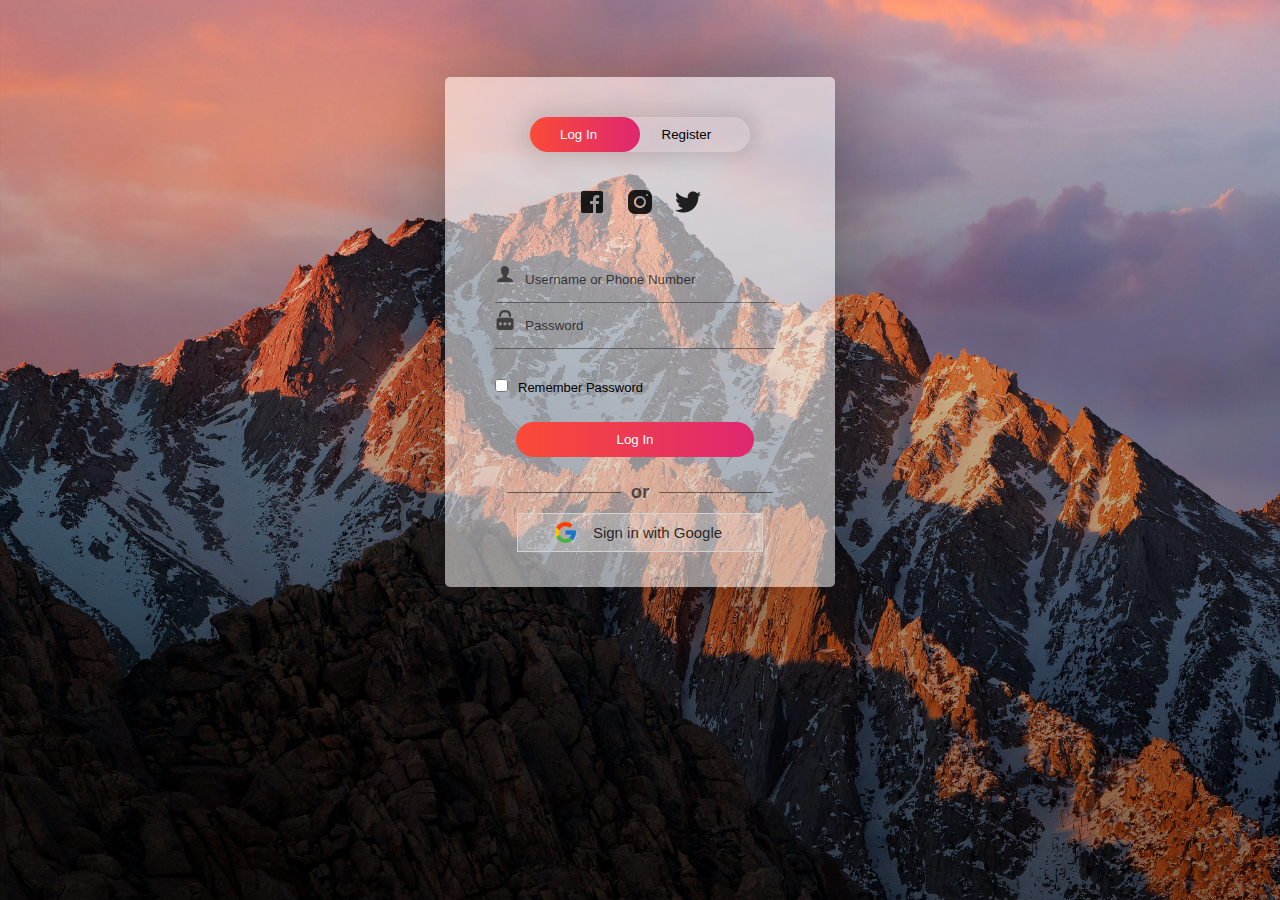
<file: login.html>
<!DOCTYPE html>
<html>
<head>
	<title>Login SignUp</title>
	<link rel="stylesheet" type="text/css" href="loginStyle.css">
	<script src="https://ajax.googleapis.com/ajax/libs/jquery/3.4.1/jquery.min.js"></script>

  <!-- It will redirect to the Home Page after submitting the form -->
  <script>
  $(document).ready(function(){
    $("form").submit(function(){
      alert("Great Job !");
    });
  });
  </script>
</head>
<body>
		<div class="form-box">
			<div class="button-box">
				<div id="btn"></div>
				<button type="button" class="toggle-btn" id="log" onclick="login()" style="color: #fff;">Log In</button>
				<button type="button" class="toggle-btn" id="reg" onclick="register()">Register</button>
			</div>
			<div class="social-icons">
				<img src="images/icon/fb2.png">
				<img src="images/icon/insta2.png">
				<img src="images/icon/tt2.png">
			</div>
			
			<!-- Login Form -->
			<form id="login" class="input-group" action="index.html">
				<div class="inp">
					<img src="images/icon/user.png"><input type="text" id="email" class="input-field" placeholder="Username or Phone Number" style="width: 88%; border:none;" required="required">
				</div>
				<div class="inp">
					<img src="images/icon/password.png"><input type="password" id="password" class="input-field" placeholder="Password" style="width: 88%; border: none;" required="required">
				</div>
				<input type="checkbox" class="check-box">Remember Password
				<button type="submit" class="submit-btn">Log In</button>
			</form>


			<div class="other" id="other">
				<div class="instead">
					<h3>or</h3>
				</div>
				<button class="connect" onclick="google()">
					<img src="images/icon/google.png"><span>Sign in with Google</span>
				</button>
			</div>
			
			<!-- Registration Form -->
			<form id="register" class="input-group">
				<input type="text" class="input-field" placeholder="Full Name" required="required">
				<input type="email" class="input-field" placeholder="Email Address" required="required">
				<input type="password" class="input-field" placeholder="Create Password" name="psame" required="required">
				<input type="password" class="input-field" placeholder="Confirm Password" name="psame" required="required">
				<input type="checkbox" class="check-box" id="chkAgree" onclick="goFurther()">I agree to the Terms & Conditions
				<button type="submit" id="btnSubmit" class="submit-btn reg-btn">Register</button>
			</form>
		</div>
		<script type="text/javascript" src="script.js"></script>
</body>
</html>
</file>
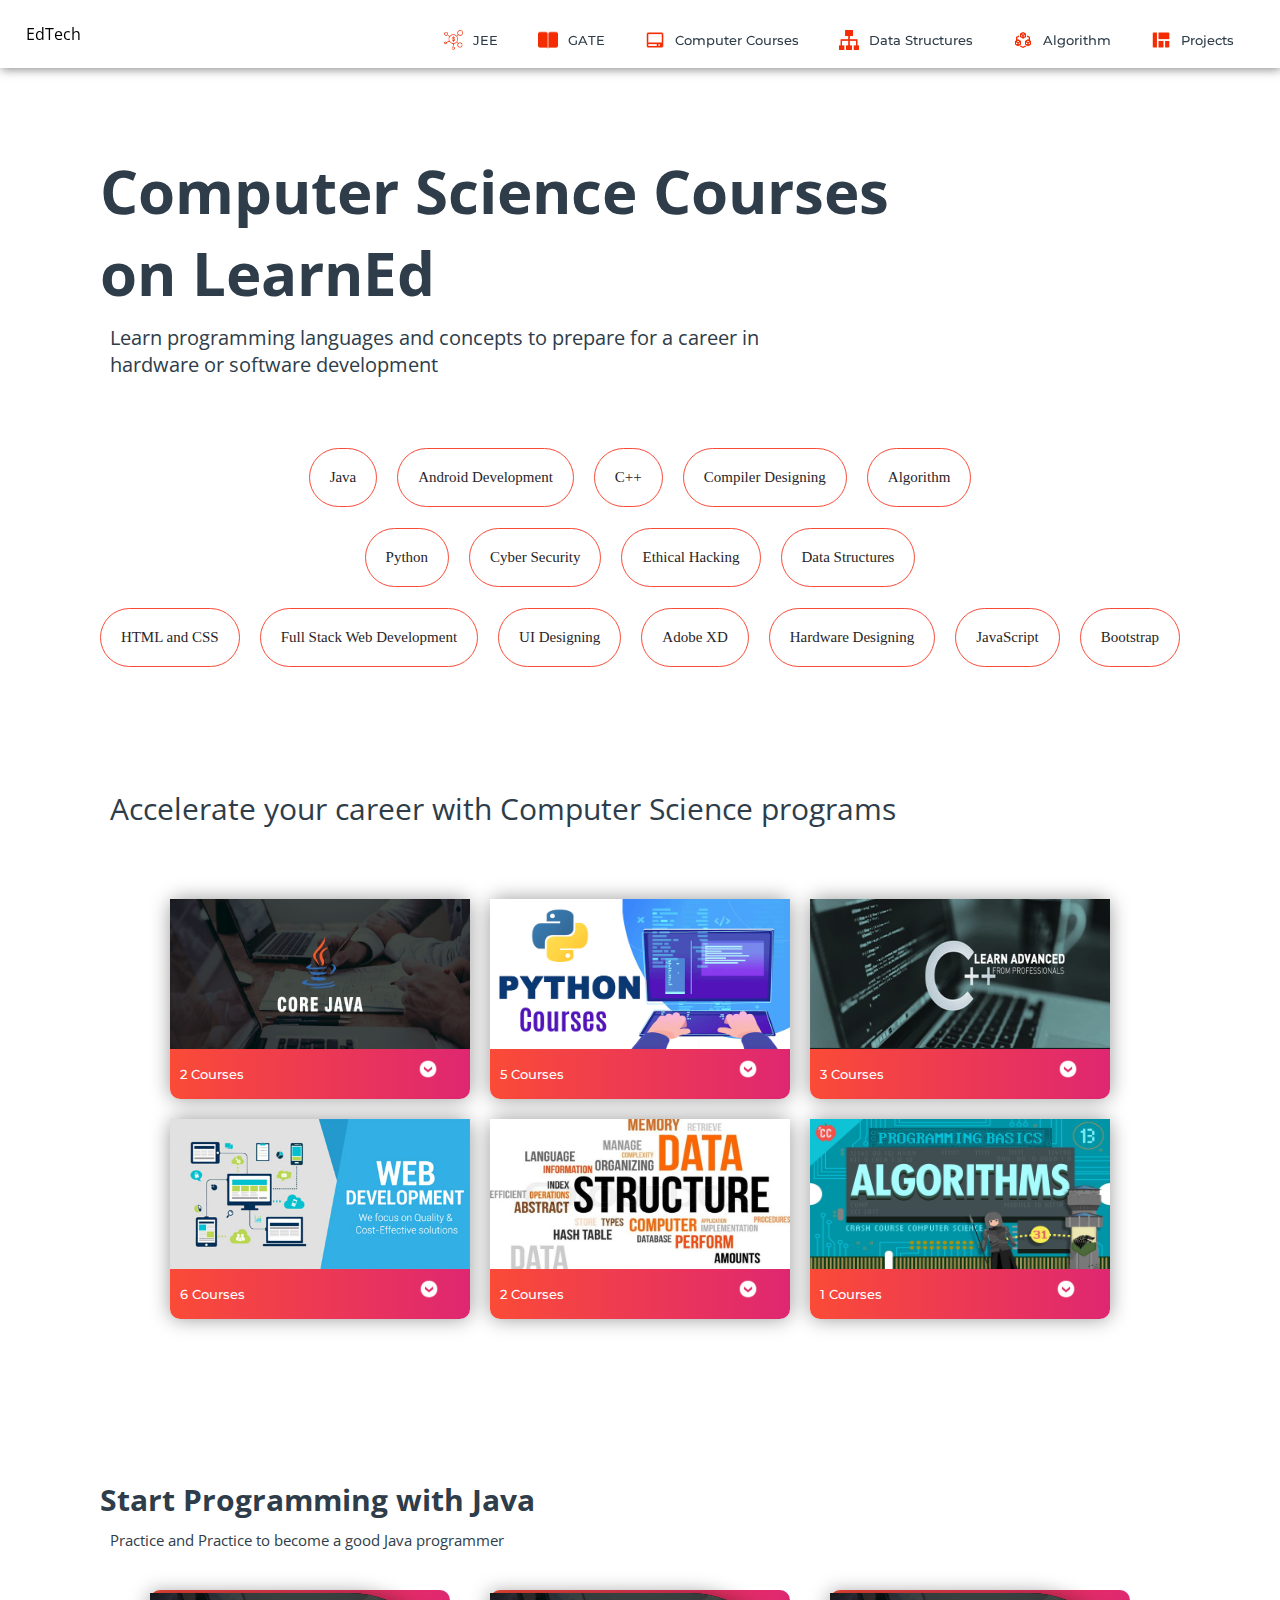
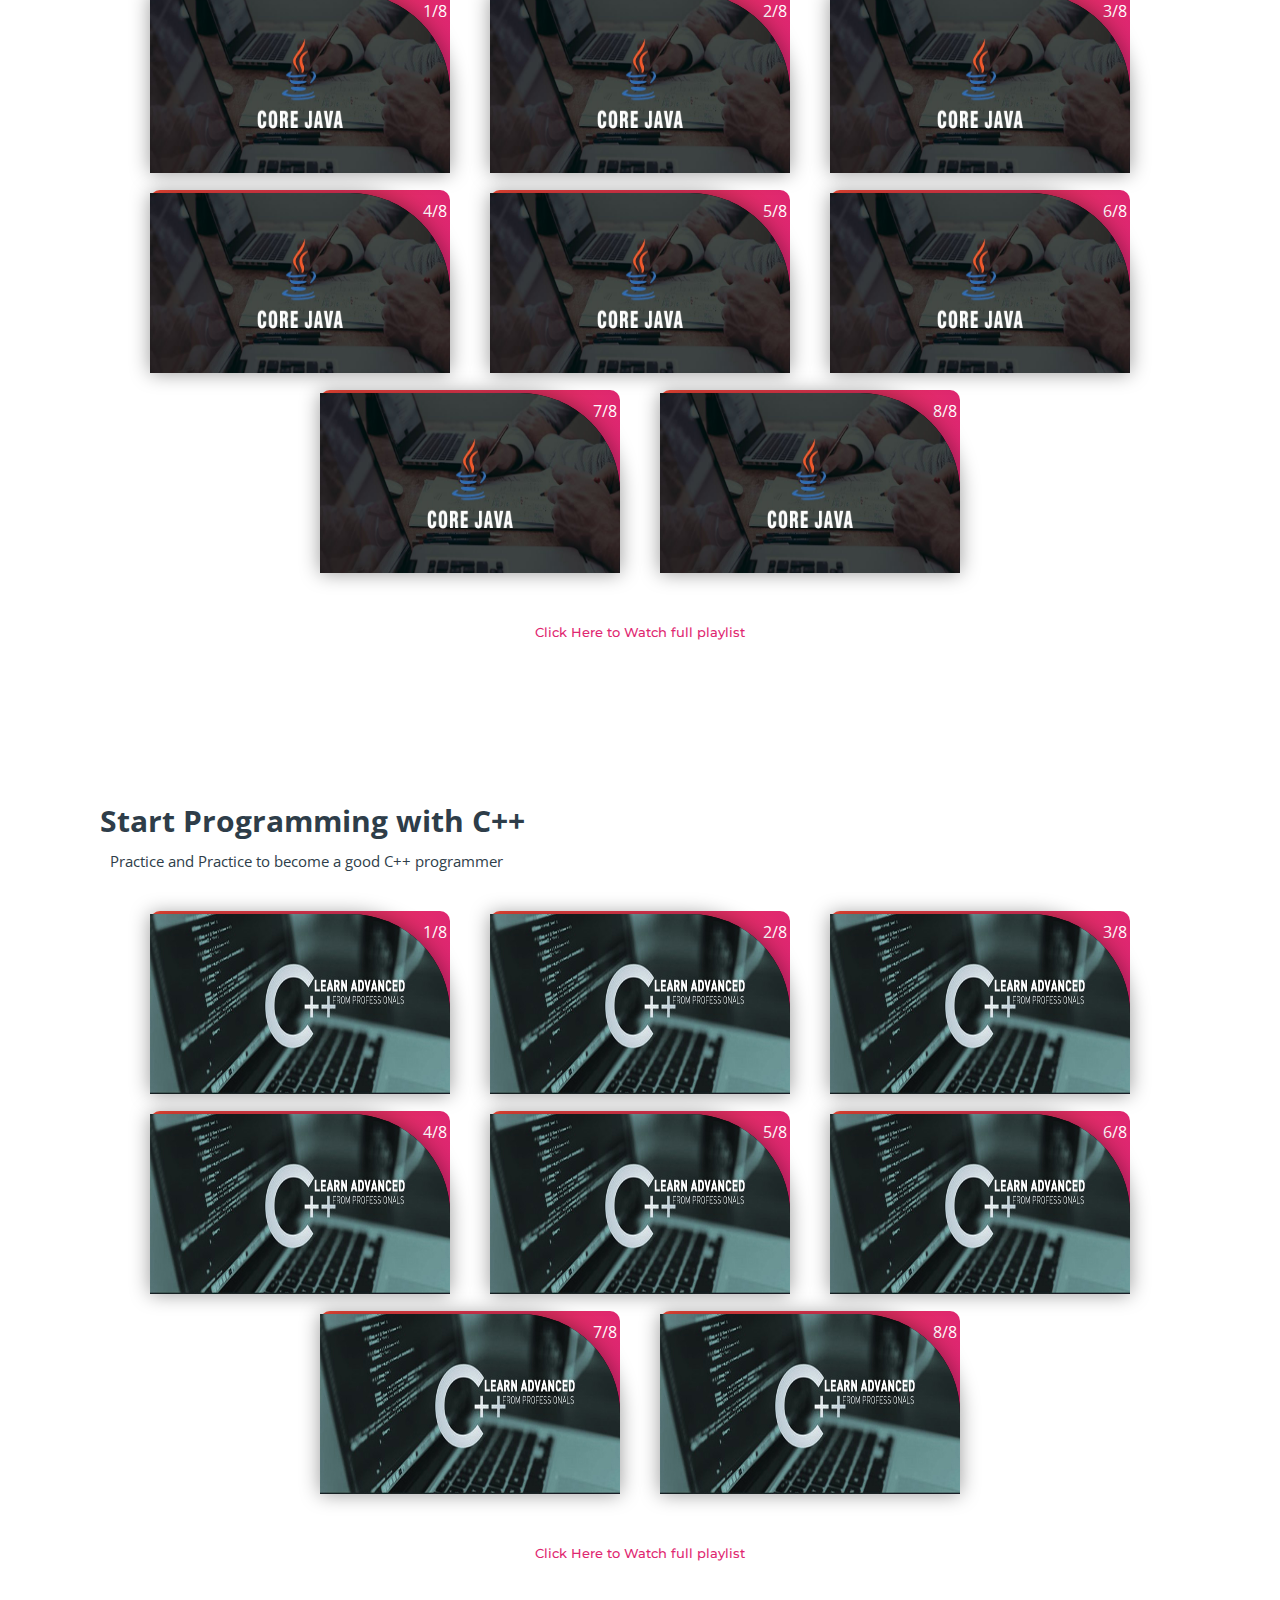
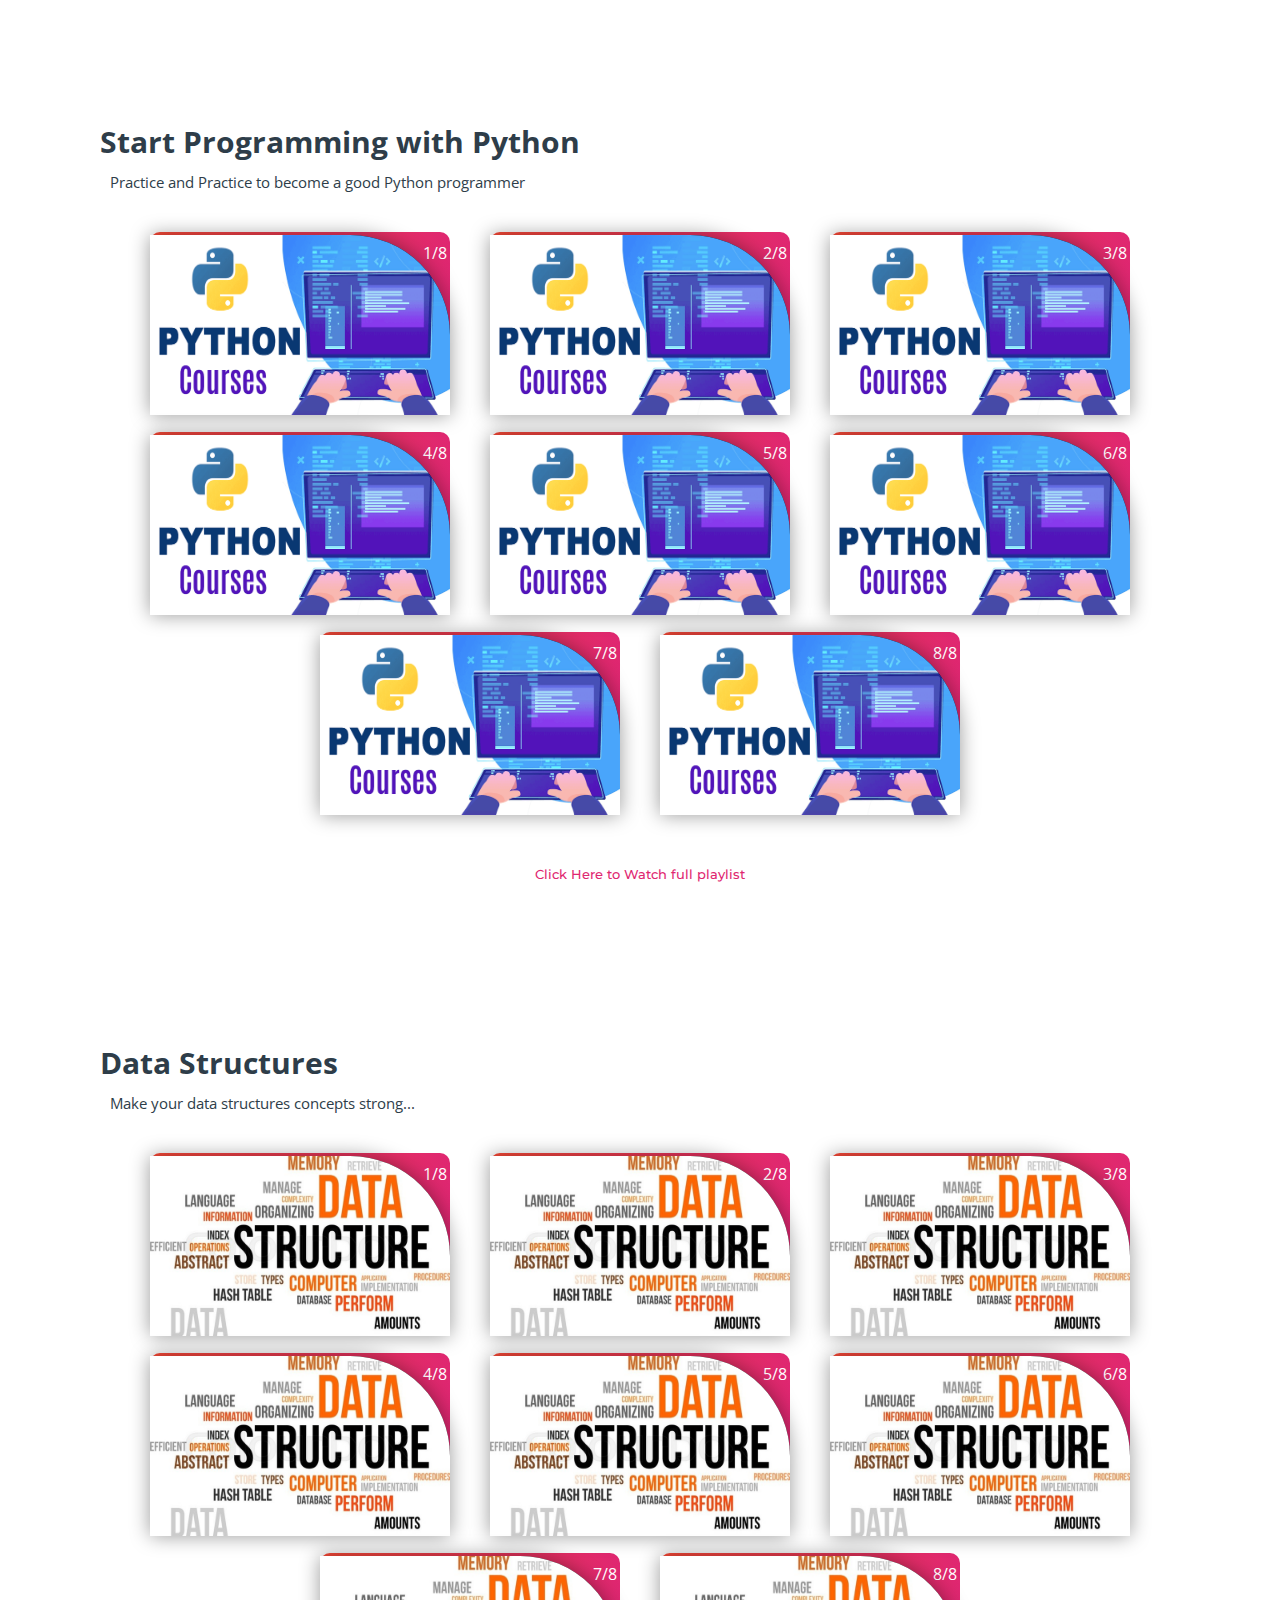
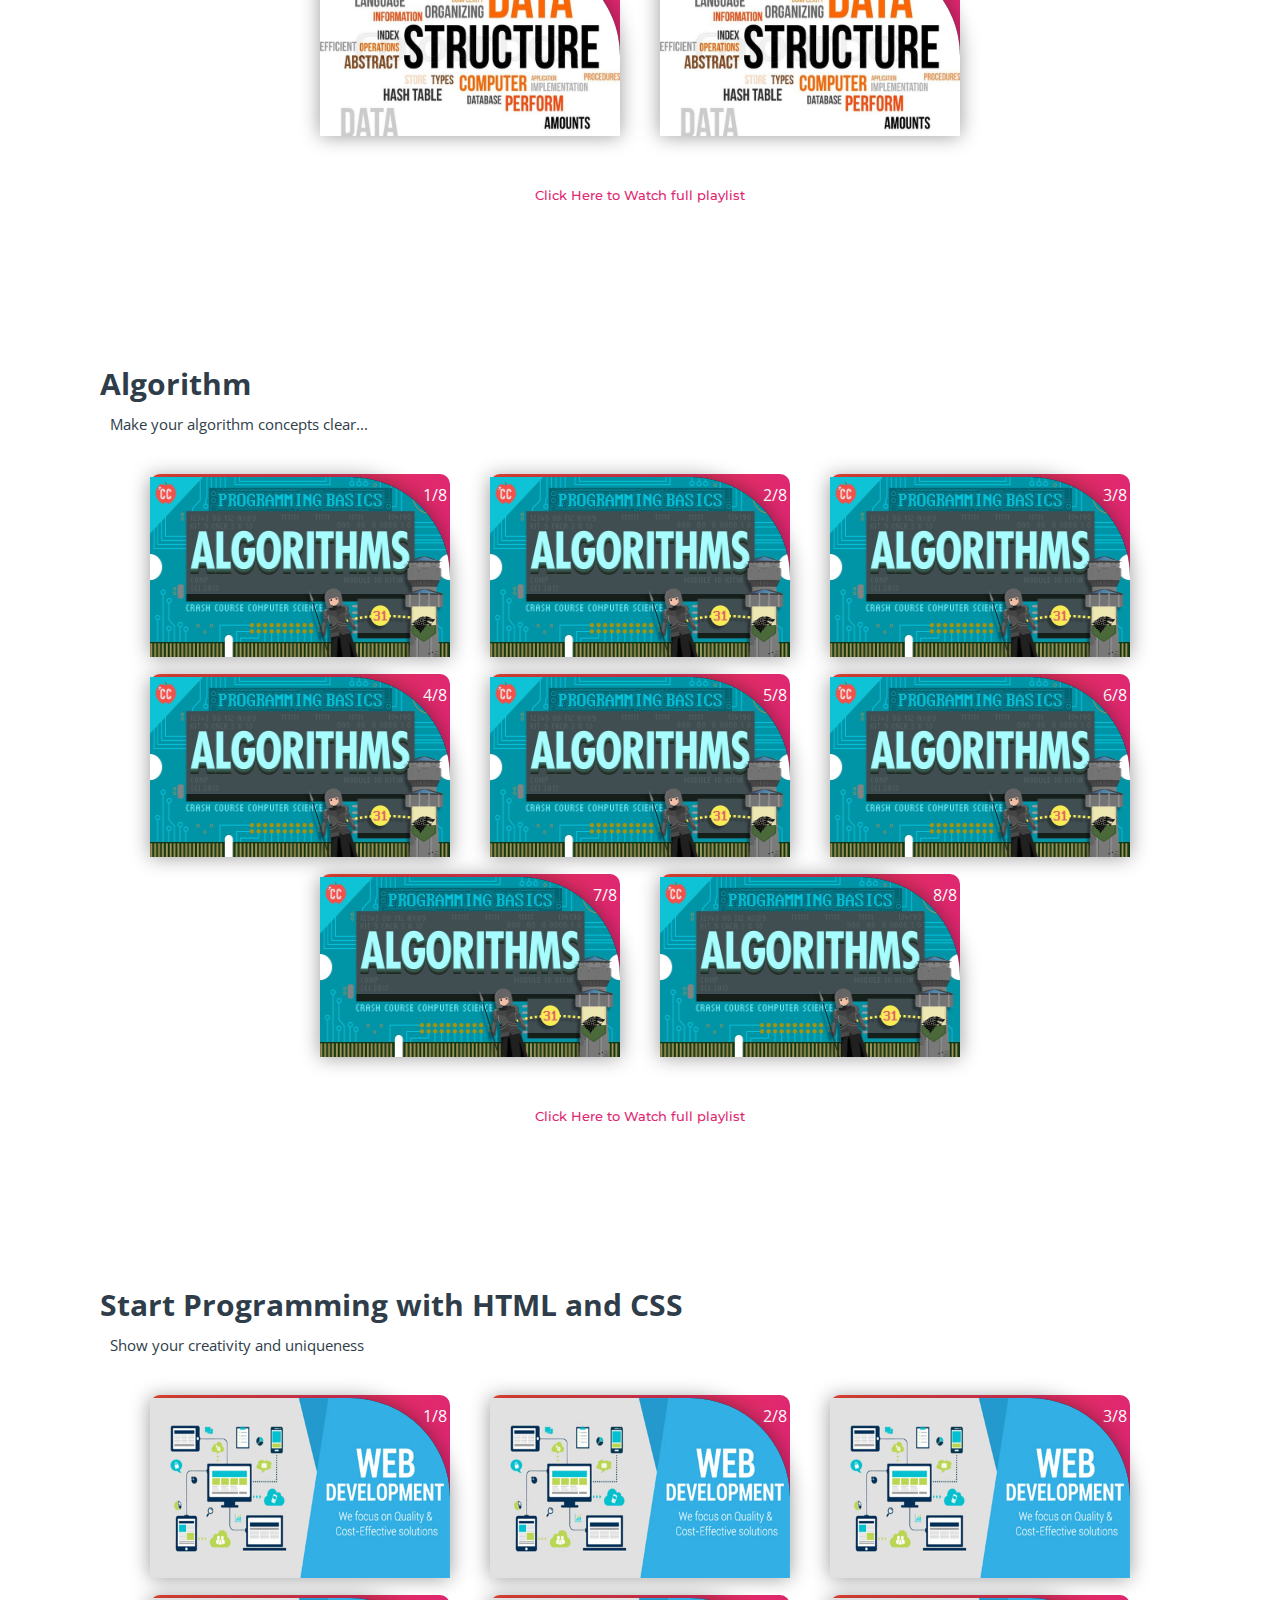
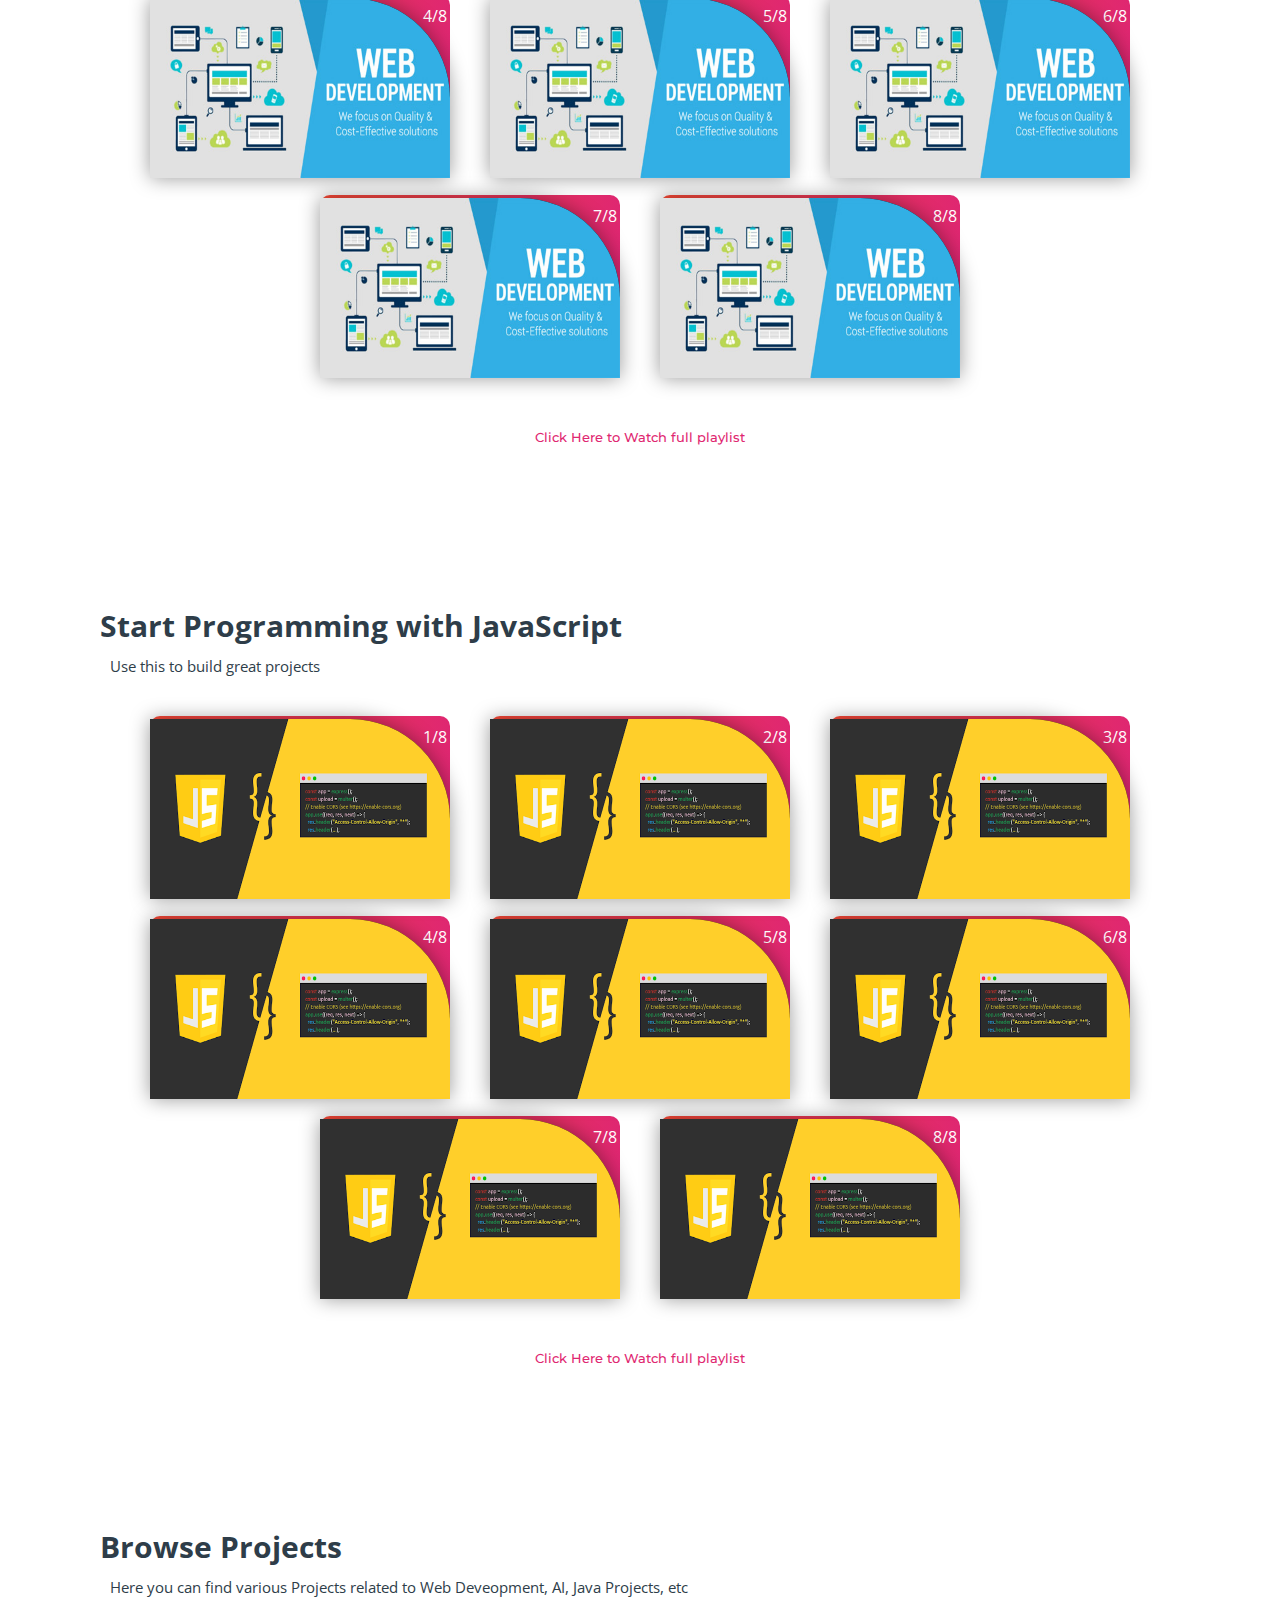
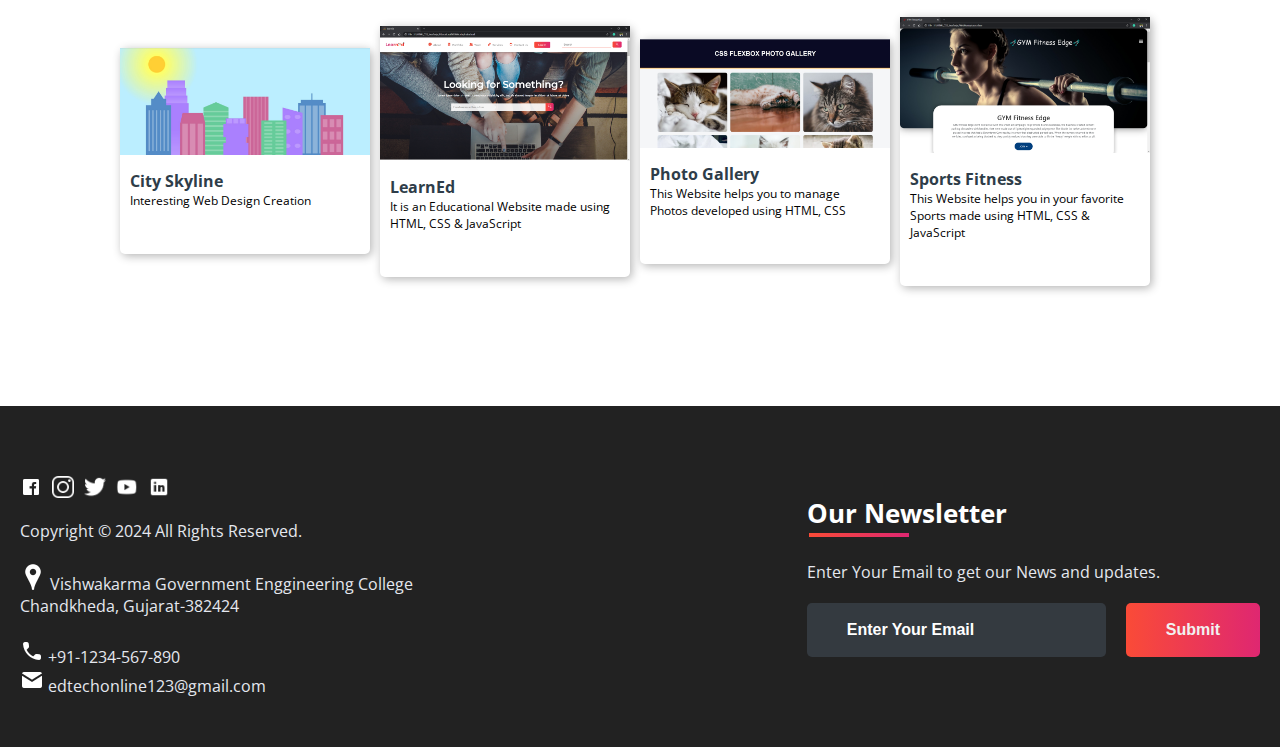
<file: subjects/computer_courses.html>
<!DOCTYPE html>
<html>
<head>
	<title>Computer Science Courses on LearnEd</title>
	<link rel="stylesheet" type="text/css" href="subjects.css">
	<script type="text/javascript" src="../script.js"></script>
</head>
<body>
	
<!-- NAVIGATION -->
	<header>
		<div class="nav" id="nav">
			<!-- <div id="learned-logo">
			<a href="../index.html"><img src="../images/icon/logo.png" style="width: 120px;"></a></div> -->
			<div id="learned-logo"><span id="edtech">EdTech</span></div>
			<div class="switch-tab" id="switch-tab" onclick="switchTAB()"><img src="../images/icon/menu.png"></div>
			<ul id="list-switch">
				<li><a href="jee.html"><img src="../images/courses/d1.png" class="icon">JEE</a></li>
				<li><a href="gate.html"><img src="../images/courses/paper.png" class="icon">GATE</a></li>
				<li><a href="#"><img src="../images/courses/computer.png" class="icon">Computer Courses</a></li>
				<li><a href="#data"><img src="../images/courses/data.png" class="icon">Data Structures</a></li>
				<li><a href="#algo"><img src="../images/courses/algo.png" class="icon">Algorithm</a></li>
				<li><a href="#projects"><img src="../images/courses/projects.png" class="icon">Projects</a></li>
			</ul>
			<div class="search" id="search-switch">
				<input type="search" placeholder="Search" class="srch"><button id="srchbtn"><img src="../images/icon/search.png"></button>
			</div>
		</div>
	</header>
	

<!-- MAIN Heading of Page -->
	<div class="title">
		<span>Computer Science Courses<br>on LearnEd</span>
		<div class="shortdesc">
			<p>Learn programming languages and concepts to prepare for a career in<br>hardware or software development</p>
		</div>
	</div>


<!-- Some KeyWords related to Topic -->
	<div class="course">
		<div class="cbox">
		<div class="det"><a href="#java">Java</a></div>
		<div class="det"><a href="https://developer.android.com/">Android Development</a></div>
		<div class="det"><a href="#c++">C++</a></div>
		<div class="det"><a href="https://www.geeksforgeeks.org/introduction-of-compiler-design/">Compiler Designing</a></div>
		<div class="det"><a href="#algo">Algorithm</a></div>
		</div>
		<div class="cbox">
		<div class="det"><a href="#python">Python</a></div>
		<div class="det"><a href="https://www.kaspersky.co.in/resource-center/definitions/what-is-cyber-security">Cyber Security</a></div>
		<div class="det"><a href="https://www.eccouncil.org/ethical-hacking/">Ethical Hacking</a></div>
		<div class="det"><a href="#data">Data Structures</a></div>
		</div>
		<div class="cbox">
		<div class="det"><a href="#html_css">HTML and CSS</a></div>
		<div class="det"><a href="https://www.udacity.com/course/full-stack-web-developer-nanodegree--nd0044">Full Stack Web Development</a></div>
		<div class="det"><a href="https://uxplanet.org/what-is-ui-vs-ux-design-and-the-difference-d9113f6612de?gi=6d9d13f4cc95">UI Designing</a></div>
		<div class="det"><a href="https://www.adobe.com/in/products/xd.html">Adobe XD</a></div>
		<div class="det"><a href="https://www.sciencedirect.com/topics/computer-science/hardware-design">Hardware Designing</a></div>
		<div class="det"><a href="#javascript">JavaScript</a></div>
		<div class="det"><a href="#html_css">Bootstrap</a></div>
		</div>
	</div>


<!-- Courses Available -->
	<div class="inbt">
		Accelerate your career with Computer Science programs
	</div>

	<div class="ccard">
	<center>
		<div class="ccardbox">
			<div class="dcard">
				<div class="fpart"><img src="../images/courses/java-course.jpg"></div>
				<a href="#java"><div class="spart">2 Courses <img src="../images/icon/dropdown.png"></div></a>
			</div>
			<div class="dcard">
				<div class="fpart"><img src="../images/courses/python-course.png"></div>
				<a href="#python"><div class="spart">5 Courses <img src="../images/icon/dropdown.png"></div></a>
			</div>
			<div class="dcard">
				<div class="fpart"><img src="../images/courses/c-course.jpg"></div>
				<a href="#c++"><div class="spart">3 Courses <img src="../images/icon/dropdown.png"></div></a>
			</div>
		</div>
		<div class="ccardbox">
			<div class="dcard">
				<div class="fpart"><img src="../images/courses/web-course.jpg"></div>
				<a href="#html_css"><div class="spart">6 Courses <img src="../images/icon/dropdown.png"></div></a>
			</div>
			<div class="dcard">
				<div class="fpart"><img src="../images/courses/data-course.jpg"></div>
				<a href="#data"><div class="spart">2 Courses <img src="../images/icon/dropdown.png"></div></a>
			</div>
			<div class="dcard">
				<div class="fpart"><img src="../images/courses/algo-course.jpg"></div>
				<a href="#algo"><div class="spart">1 Courses <img src="../images/icon/dropdown.png"></div></a>
			</div>
		</div>
	</center>
	</div>


<!-- Videos on JAVA Lectures -->
	<div class="title2" id="java">
		<span>Start Programming with Java</span>
		<div class="shortdesc2">
			<p>Practice and Practice to become a good Java programmer</p>
		</div>
	</div>
	
	<center>
		<div class="ccardbox2">
			<div class="dcard2"><span class="tag" >1/8</span>
				<div class="fpart2">
					<img src="../images/courses/java-course.jpg">
					<iframe src="https://www.youtube.com/embed/IsLyduxZ9sc" frameborder="0" allow="accelerometer; autoplay; encrypted-media; gyroscope; picture-in-picture" allowfullscreen></iframe>
				</div>
			</div>
			<div class="dcard2"><span class="tag" >2/8</span>
				<div class="fpart2">
					<img src="../images/courses/java-course.jpg">
					<iframe src="https://www.youtube.com/embed/U_vuESBFEpE" frameborder="0" allow="accelerometer; autoplay; encrypted-media; gyroscope; picture-in-picture" allowfullscreen></iframe>
				</div>
			</div>
			<div class="dcard2"><span class="tag" >3/8</span>
				<div class="fpart2">
					<img src="../images/courses/java-course.jpg">
					<iframe src="https://www.youtube.com/embed/7i8vbPA37y0" frameborder="0" allow="accelerometer; autoplay; encrypted-media; gyroscope; picture-in-picture" allowfullscreen></iframe>
				</div>
			</div>
			<div class="dcard2"><span class="tag" >4/8</span>
				<div class="fpart2">
					<img src="../images/courses/java-course.jpg">
					<iframe src="https://www.youtube.com/embed/FB47F-QIk3k" frameborder="0" allow="accelerometer; autoplay; encrypted-media; gyroscope; picture-in-picture" allowfullscreen></iframe>
				</div>
			</div>
			<div class="dcard2"><span class="tag" >5/8</span>
				<div class="fpart2">
					<img src="../images/courses/java-course.jpg">
					<iframe src="https://www.youtube.com/embed/8qyVcHJ1Et4" frameborder="0" allow="accelerometer; autoplay; encrypted-media; gyroscope; picture-in-picture" allowfullscreen></iframe>
				</div>
			</div>
			<div class="dcard2"><span class="tag" >6/8</span>
				<div class="fpart2">
					<img src="../images/courses/java-course.jpg">
					<iframe src="https://www.youtube.com/embed/N53Vf8HGd-0" frameborder="0" allow="accelerometer; autoplay; encrypted-media; gyroscope; picture-in-picture" allowfullscreen></iframe>
				</div>
			</div>
			<div class="dcard2"><span class="tag" >7/8</span>
				<div class="fpart2">
					<img src="../images/courses/java-course.jpg">
					<iframe src="https://www.youtube.com/embed/slz2Vc904Qg" frameborder="0" allow="accelerometer; autoplay; encrypted-media; gyroscope; picture-in-picture" allowfullscreen></iframe>
				</div>
			</div>
			<div class="dcard2"><span class="tag" >8/8</span>
				<div class="fpart2">
					<img src="../images/courses/java-course.jpg">
					<iframe src="https://www.youtube.com/embed/Q0NVRQP1Z5g" frameborder="0" allow="accelerometer; autoplay; encrypted-media; gyroscope; picture-in-picture" allowfullscreen></iframe>
				</div>
			</div>
		</div>
	</center>
	<br><br>
	<div class="click-me">
		<a href="https://www.youtube.com/watch?v=IsLyduxZ9sc&list=PLX9Zi6XTqOKQ7TdRz0QynGIKuMV9Q2H8E" target="_blank">Click Here to Watch full playlist</a>
	</div>

<!-- Videos on C++ Lectures -->

	<div class="title2" id="c++">
		<span>Start Programming with C++</span>
		<div class="shortdesc2">
			<p>Practice and Practice to become a good C++ programmer</p>
		</div>
	</div>
	<center>
		<div class="ccardbox2">
			<div class="dcard2"><span class="tag" >1/8</span>
				<div class="fpart2"><img src="../images/courses/c-course.jpg">
					<iframe src="https://www.youtube.com/embed/Iuo9PpGE04Y" frameborder="0" allow="accelerometer; autoplay; encrypted-media; gyroscope; picture-in-picture" allowfullscreen></iframe>
				</div>
			</div>
			<div class="dcard2"><span class="tag" >2/8</span>
				<div class="fpart2"><img src="../images/courses/c-course.jpg">
					<iframe src="https://www.youtube.com/embed/52dHKRD7cdg" frameborder="0" allow="accelerometer; autoplay; encrypted-media; gyroscope; picture-in-picture" allowfullscreen></iframe>
				</div>
			</div>
			<div class="dcard2"><span class="tag" >3/8</span>
				<div class="fpart2"><img src="../images/courses/c-course.jpg">
					<iframe src="https://www.youtube.com/embed/Iuo9PpGE04Y" frameborder="0" allow="accelerometer; autoplay; encrypted-media; gyroscope; picture-in-picture" allowfullscreen></iframe>
				</div>
			</div>
			<div class="dcard2"><span class="tag" >4/8</span>
				<div class="fpart2"><img src="../images/courses/c-course.jpg">
					<iframe src="https://www.youtube.com/embed/Iuo9PpGE04Y" frameborder="0" allow="accelerometer; autoplay; encrypted-media; gyroscope; picture-in-picture" allowfullscreen></iframe>
				</div>
			</div>
		
			<div class="dcard2"><span class="tag" >5/8</span>
				<div class="fpart2"><img src="../images/courses/c-course.jpg">
					<iframe src="https://www.youtube.com/embed/Iuo9PpGE04Y" frameborder="0" allow="accelerometer; autoplay; encrypted-media; gyroscope; picture-in-picture" allowfullscreen></iframe>
				</div>
			</div>
			<div class="dcard2"><span class="tag" >6/8</span>
				<div class="fpart2"><img src="../images/courses/c-course.jpg">
					<iframe src="https://www.youtube.com/embed/Iuo9PpGE04Y" frameborder="0" allow="accelerometer; autoplay; encrypted-media; gyroscope; picture-in-picture" allowfullscreen></iframe>
				</div>
			</div>
			<div class="dcard2"><span class="tag" >7/8</span>
				<div class="fpart2"><img src="../images/courses/c-course.jpg">
					<iframe src="https://www.youtube.com/embed/Iuo9PpGE04Y" frameborder="0" allow="accelerometer; autoplay; encrypted-media; gyroscope; picture-in-picture" allowfullscreen></iframe>
				</div>
			</div>
			<div class="dcard2"><span class="tag" >8/8</span>
				<div class="fpart2"><img src="../images/courses/c-course.jpg">
					<iframe src="https://www.youtube.com/embed/Iuo9PpGE04Y" frameborder="0" allow="accelerometer; autoplay; encrypted-media; gyroscope; picture-in-picture" allowfullscreen></iframe>
				</div>
			</div>
		</div>
	</center>
<br><br>
	<div class="click-me">
		<a href="https://www.youtube.com/watch?v=Iuo9PpGE04Y&feature=youtu.be" target="_blank">Click Here to Watch full playlist</a>
	</div>

<!-- Videos on PYTHON Lectures -->

	<div class="title2" id="python">
		<span>Start Programming with Python</span>
		<div class="shortdesc2">
			<p>Practice and Practice to become a good Python programmer</p>
		</div>
	</div>
	<center>
		<div class="ccardbox2">
			<div class="dcard2"><span class="tag" >1/8</span>
				<div class="fpart2"><img src="../images/courses/python-course.png">
					<iframe src="https://www.youtube.com/embed/QXeEoD0pB3E" frameborder="0" allow="accelerometer; autoplay; encrypted-media; gyroscope; picture-in-picture" allowfullscreen></iframe>
				</div>
			</div>
			<div class="dcard2"><span class="tag" >2/8</span>
				<div class="fpart2"><img src="../images/courses/python-course.png">
					<iframe src="https://www.youtube.com/embed/QXeEoD0pB3E" frameborder="0" allow="accelerometer; autoplay; encrypted-media; gyroscope; picture-in-picture" allowfullscreen></iframe>
				</div>
			</div>
			<div class="dcard2"><span class="tag" >3/8</span>
				<div class="fpart2"><img src="../images/courses/python-course.png">
					<iframe src="https://www.youtube.com/embed/QXeEoD0pB3E" frameborder="0" allow="accelerometer; autoplay; encrypted-media; gyroscope; picture-in-picture" allowfullscreen></iframe>
				</div>
			</div>
			<div class="dcard2"><span class="tag" >4/8</span>
				<div class="fpart2"><img src="../images/courses/python-course.png">
					<iframe src="https://www.youtube.com/embed/QXeEoD0pB3E" frameborder="0" allow="accelerometer; autoplay; encrypted-media; gyroscope; picture-in-picture" allowfullscreen></iframe>
				</div>
			</div>
		
			<div class="dcard2"><span class="tag" >5/8</span>
				<div class="fpart2"><img src="../images/courses/python-course.png">
					<iframe src="https://www.youtube.com/embed/QXeEoD0pB3E" frameborder="0" allow="accelerometer; autoplay; encrypted-media; gyroscope; picture-in-picture" allowfullscreen></iframe>
				</div>
			</div>
			<div class="dcard2"><span class="tag" >6/8</span>
				<div class="fpart2"><img src="../images/courses/python-course.png">
					<iframe src="https://www.youtube.com/embed/QXeEoD0pB3E" frameborder="0" allow="accelerometer; autoplay; encrypted-media; gyroscope; picture-in-picture" allowfullscreen></iframe>
				</div>
			</div>
			<div class="dcard2"><span class="tag" >7/8</span>
				<div class="fpart2"><img src="../images/courses/python-course.png">
					<iframe src="https://www.youtube.com/embed/QXeEoD0pB3E" frameborder="0" allow="accelerometer; autoplay; encrypted-media; gyroscope; picture-in-picture" allowfullscreen></iframe>
				</div>
			</div>
			<div class="dcard2"><span class="tag" >8/8</span>
				<div class="fpart2"><img src="../images/courses/python-course.png">
					<iframe src="https://www.youtube.com/embed/QXeEoD0pB3E" frameborder="0" allow="accelerometer; autoplay; encrypted-media; gyroscope; picture-in-picture" allowfullscreen></iframe>
				</div>
			</div>
		</div>
	</center>

<br><br>
	<div class="click-me">
		<a href="https://youtu.be/QXeEoD0pB3E" target="_blank">Click Here to Watch full playlist</a>
	</div>
<!-- Videos on DATA STRUCTURES Lectures -->

	<div class="title2" id="data">
		<span>Data Structures</span>
		<div class="shortdesc2">
			<p>Make your data structures concepts strong...</p>
		</div>
	</div>
	<center>
		<div class="ccardbox2">
			<div class="dcard2"><span class="tag" >1/8</span>
				<div class="fpart2"><img src="../images/courses/data-course.jpg">
					<iframe src="https://www.youtube.com/embed/Db9ZYbJONHc" frameborder="0" allow="accelerometer; autoplay; encrypted-media; gyroscope; picture-in-picture" allowfullscreen></iframe>
				</div>
			</div>
			<div class="dcard2"><span class="tag" >2/8</span>
				<div class="fpart2"><img src="../images/courses/data-course.jpg">
					<iframe src="https://www.youtube.com/embed/Db9ZYbJONHc" frameborder="0" allow="accelerometer; autoplay; encrypted-media; gyroscope; picture-in-picture" allowfullscreen></iframe>
				</div>
			</div>
			<div class="dcard2"><span class="tag" >3/8</span>
				<div class="fpart2"><img src="../images/courses/data-course.jpg">
					<iframe src="https://www.youtube.com/embed/Db9ZYbJONHc" frameborder="0" allow="accelerometer; autoplay; encrypted-media; gyroscope; picture-in-picture" allowfullscreen></iframe>
				</div>
			</div>
			<div class="dcard2"><span class="tag" >4/8</span>
				<div class="fpart2"><img src="../images/courses/data-course.jpg">
					<iframe src="https://www.youtube.com/embed/Db9ZYbJONHc" frameborder="0" allow="accelerometer; autoplay; encrypted-media; gyroscope; picture-in-picture" allowfullscreen></iframe>
				</div>
			</div>
		
			<div class="dcard2"><span class="tag" >5/8</span>
				<div class="fpart2"><img src="../images/courses/data-course.jpg">
					<iframe src="https://www.youtube.com/embed/Db9ZYbJONHc" frameborder="0" allow="accelerometer; autoplay; encrypted-media; gyroscope; picture-in-picture" allowfullscreen></iframe>
				</div>
			</div>
			<div class="dcard2"><span class="tag" >6/8</span>
				<div class="fpart2"><img src="../images/courses/data-course.jpg">
					<iframe src="https://www.youtube.com/embed/Db9ZYbJONHc" frameborder="0" allow="accelerometer; autoplay; encrypted-media; gyroscope; picture-in-picture" allowfullscreen></iframe>
				</div>
			</div>
			<div class="dcard2"><span class="tag" >7/8</span>
				<div class="fpart2"><img src="../images/courses/data-course.jpg">
					<iframe src="https://www.youtube.com/embed/Db9ZYbJONHc" frameborder="0" allow="accelerometer; autoplay; encrypted-media; gyroscope; picture-in-picture" allowfullscreen></iframe>
				</div>
			</div>
			<div class="dcard2"><span class="tag" >8/8</span>
				<div class="fpart2"><img src="../images/courses/data-course.jpg">
					<iframe src="https://www.youtube.com/embed/Db9ZYbJONHc" frameborder="0" allow="accelerometer; autoplay; encrypted-media; gyroscope; picture-in-picture" allowfullscreen></iframe>
				</div>
			</div>
		</div>
	</center>
<br><br>
	<div class="click-me">
		<a href="https://www.youtube.com/watch?v=Db9ZYbJONHc" target="_blank">Click Here to Watch full playlist</a>
	</div>

<!-- Videos on ALGORITHM Lectures -->

	<div class="title2" id="algo">
		<span>Algorithm</span>
		<div class="shortdesc2">
			<p>Make your algorithm concepts clear...</p>
		</div>
	</div>
	<center>
		<div class="ccardbox2">
			<div class="dcard2"><span class="tag" >1/8</span>
				<div class="fpart2"><img src="../images/courses/algo-course.jpg">
					<iframe src="https://www.youtube.com/embed/0IAPZzGSbME" frameborder="0" allow="accelerometer; autoplay; encrypted-media; gyroscope; picture-in-picture" allowfullscreen></iframe>
				</div>
			</div>
			<div class="dcard2"><span class="tag" >2/8</span>
				<div class="fpart2"><img src="../images/courses/algo-course.jpg">
					<iframe src="https://www.youtube.com/embed/0IAPZzGSbME" frameborder="0" allow="accelerometer; autoplay; encrypted-media; gyroscope; picture-in-picture" allowfullscreen></iframe>
				</div>
			</div>
			<div class="dcard2"><span class="tag" >3/8</span>
				<div class="fpart2"><img src="../images/courses/algo-course.jpg">
					<iframe src="https://www.youtube.com/embed/0IAPZzGSbME" frameborder="0" allow="accelerometer; autoplay; encrypted-media; gyroscope; picture-in-picture" allowfullscreen></iframe>
				</div>
			</div>
			<div class="dcard2"><span class="tag" >4/8</span>
				<div class="fpart2"><img src="../images/courses/algo-course.jpg">
					<iframe src="https://www.youtube.com/embed/0IAPZzGSbME" frameborder="0" allow="accelerometer; autoplay; encrypted-media; gyroscope; picture-in-picture" allowfullscreen></iframe>
				</div>
			</div>
		
			<div class="dcard2"><span class="tag" >5/8</span>
				<div class="fpart2"><img src="../images/courses/algo-course.jpg">
					<iframe src="https://www.youtube.com/embed/0IAPZzGSbME" frameborder="0" allow="accelerometer; autoplay; encrypted-media; gyroscope; picture-in-picture" allowfullscreen></iframe>
				</div>
			</div>
			<div class="dcard2"><span class="tag" >6/8</span>
				<div class="fpart2"><img src="../images/courses/algo-course.jpg">
					<iframe src="https://www.youtube.com/embed/0IAPZzGSbME" frameborder="0" allow="accelerometer; autoplay; encrypted-media; gyroscope; picture-in-picture" allowfullscreen></iframe>
				</div>
			</div>
			<div class="dcard2"><span class="tag" >7/8</span>
				<div class="fpart2"><img src="../images/courses/algo-course.jpg">
					<iframe src="https://www.youtube.com/embed/0IAPZzGSbME" frameborder="0" allow="accelerometer; autoplay; encrypted-media; gyroscope; picture-in-picture" allowfullscreen></iframe>
				</div>
			</div>
			<div class="dcard2"><span class="tag" >8/8</span>
				<div class="fpart2"><img src="../images/courses/algo-course.jpg">
					<iframe src="https://www.youtube.com/embed/0IAPZzGSbME" frameborder="0" allow="accelerometer; autoplay; encrypted-media; gyroscope; picture-in-picture" allowfullscreen></iframe>
				</div>
			</div>
		</div>
	</center>
<br><br>
	<div class="click-me">
		<a href="https://www.youtube.com/watch?v=0IAPZzGSbME" target="_blank">Click Here to Watch full playlist</a>
	</div>

<!-- Videos on HTML and CSS Lectures -->

	<div class="title2" id="html_css">
		<span>Start Programming with HTML and CSS</span>
		<div class="shortdesc2">
			<p>Show your creativity and uniqueness</p>
		</div>
	</div>
	<center>
		<div class="ccardbox2">
			<div class="dcard2"><span class="tag" >1/8</span>
				<div class="fpart2"><img src="../images/courses/web-course.jpg">
					<iframe src="https://www.youtube.com/embed/TKYsuU86-DQ" frameborder="0" allow="accelerometer; autoplay; encrypted-media; gyroscope; picture-in-picture" allowfullscreen></iframe>
				</div>
			</div>
			<div class="dcard2"><span class="tag" >2/8</span>
				<div class="fpart2"><img src="../images/courses/web-course.jpg">
					<iframe src="https://www.youtube.com/embed/TKYsuU86-DQ" frameborder="0" allow="accelerometer; autoplay; encrypted-media; gyroscope; picture-in-picture" allowfullscreen></iframe>
				</div>
			</div>
			<div class="dcard2"><span class="tag" >3/8</span>
				<div class="fpart2"><img src="../images/courses/web-course.jpg">
					<iframe src="https://www.youtube.com/embed/TKYsuU86-DQ" frameborder="0" allow="accelerometer; autoplay; encrypted-media; gyroscope; picture-in-picture" allowfullscreen></iframe>
				</div>
			</div>
			<div class="dcard2"><span class="tag" >4/8</span>
				<div class="fpart2"><img src="../images/courses/web-course.jpg">
					<iframe src="https://www.youtube.com/embed/TKYsuU86-DQ" frameborder="0" allow="accelerometer; autoplay; encrypted-media; gyroscope; picture-in-picture" allowfullscreen></iframe>
				</div>
			</div>
		
			<div class="dcard2"><span class="tag" >5/8</span>
				<div class="fpart2"><img src="../images/courses/web-course.jpg">
					<iframe src="https://www.youtube.com/embed/TKYsuU86-DQ" frameborder="0" allow="accelerometer; autoplay; encrypted-media; gyroscope; picture-in-picture" allowfullscreen></iframe>
				</div>
			</div>
			<div class="dcard2"><span class="tag" >6/8</span>
				<div class="fpart2"><img src="../images/courses/web-course.jpg">
					<iframe src="https://www.youtube.com/embed/TKYsuU86-DQ" frameborder="0" allow="accelerometer; autoplay; encrypted-media; gyroscope; picture-in-picture" allowfullscreen></iframe>
				</div>
			</div>
			<div class="dcard2"><span class="tag" >7/8</span>
				<div class="fpart2"><img src="../images/courses/web-course.jpg">
					<iframe src="https://www.youtube.com/embed/TKYsuU86-DQ" frameborder="0" allow="accelerometer; autoplay; encrypted-media; gyroscope; picture-in-picture" allowfullscreen></iframe>
				</div>
			</div>
			<div class="dcard2"><span class="tag" >8/8</span>
				<div class="fpart2"><img src="../images/courses/web-course.jpg">
					<iframe src="https://www.youtube.com/embed/TKYsuU86-DQ" frameborder="0" allow="accelerometer; autoplay; encrypted-media; gyroscope; picture-in-picture" allowfullscreen></iframe>
				</div>
			</div>
		</div>
	</center>

<br><br>
	<div class="click-me">
		<a href="https://www.youtube.com/watch?v=TKYsuU86-DQ" target="_blank">Click Here to Watch full playlist</a>
	</div>
<!-- Videos on JAVASCRIPT Lectures -->

	<div class="title2" id="javascript">
		<span>Start Programming with JavaScript</span>
		<div class="shortdesc2">
			<p>Use this to build great projects</p>
		</div>
	</div>
	<center>
		<div class="ccardbox2">
			<div class="dcard2"><span class="tag" >1/8</span>
				<div class="fpart2"><img src="../images/courses/javascript-course.jpg">
					<iframe src="https://www.youtube.com/embed/uDwSnnhl1Ng" frameborder="0" allow="accelerometer; autoplay; encrypted-media; gyroscope; picture-in-picture" allowfullscreen></iframe>
				</div>
			</div>
			<div class="dcard2"><span class="tag" >2/8</span>
				<div class="fpart2"><img src="../images/courses/javascript-course.jpg">
					<iframe src="https://www.youtube.com/embed/uDwSnnhl1Ng" frameborder="0" allow="accelerometer; autoplay; encrypted-media; gyroscope; picture-in-picture" allowfullscreen></iframe>
				</div>
			</div>
			<div class="dcard2"><span class="tag" >3/8</span>
				<div class="fpart2"><img src="../images/courses/javascript-course.jpg">
					<iframe src="https://www.youtube.com/embed/uDwSnnhl1Ng" frameborder="0" allow="accelerometer; autoplay; encrypted-media; gyroscope; picture-in-picture" allowfullscreen></iframe>
				</div>
			</div>
			<div class="dcard2"><span class="tag" >4/8</span>
				<div class="fpart2"><img src="../images/courses/javascript-course.jpg">
					<iframe src="https://www.youtube.com/embed/uDwSnnhl1Ng" frameborder="0" allow="accelerometer; autoplay; encrypted-media; gyroscope; picture-in-picture" allowfullscreen></iframe>
				</div>
			</div>
		
			<div class="dcard2"><span class="tag" >5/8</span>
				<div class="fpart2"><img src="../images/courses/javascript-course.jpg">
					<iframe src="https://www.youtube.com/embed/uDwSnnhl1Ng" frameborder="0" allow="accelerometer; autoplay; encrypted-media; gyroscope; picture-in-picture" allowfullscreen></iframe>
				</div>
			</div>
			<div class="dcard2"><span class="tag" >6/8</span>
				<div class="fpart2"><img src="../images/courses/javascript-course.jpg">
					<iframe src="https://www.youtube.com/embed/uDwSnnhl1Ng" frameborder="0" allow="accelerometer; autoplay; encrypted-media; gyroscope; picture-in-picture" allowfullscreen></iframe>
				</div>
			</div>
			<div class="dcard2"><span class="tag" >7/8</span>
				<div class="fpart2"><img src="../images/courses/javascript-course.jpg">
					<iframe src="https://www.youtube.com/embed/uDwSnnhl1Ng" frameborder="0" allow="accelerometer; autoplay; encrypted-media; gyroscope; picture-in-picture" allowfullscreen></iframe>
				</div>
			</div>
			<div class="dcard2"><span class="tag" >8/8</span>
				<div class="fpart2"><img src="../images/courses/javascript-course.jpg">
					<iframe src="https://www.youtube.com/embed/uDwSnnhl1Ng" frameborder="0" allow="accelerometer; autoplay; encrypted-media; gyroscope; picture-in-picture" allowfullscreen></iframe>
				</div>
			</div>
		</div>
	</center>
<br><br>
	<div class="click-me">
		<a href="https://www.youtube.com/watch?v=uDwSnnhl1Ng" target="_blank">Click Here to Watch full playlist</a>
	</div>

<!-- PROJECTS -->
	<div class="title2" id="projects">
		<span>Browse Projects</span>
		<div class="shortdesc2">
			<p>Here you can find various Projects related to Web Deveopment, AI, Java Projects, etc</p>
		</div>
	</div>
	<div class="project-panel">
		<div class="project-card">
			<img src="../images/projects/p1.jpg">
			<div class="info">
				<h4>City Skyline</h4><p>Interesting Web Design Creation</p>
				<div class="download"><a href="https://www.freecodecamp.org/learn/2022/responsive-web-design/learn-css-variables-by-building-a-city-skyline" target="_blank">Download</a></div>	
			</div>
		</div>
		<div class="project-card">
			<img src="../images/projects/p2.jpg">
			<div class="info">
				<h4>LearnEd</h4><p>It is an Educational Website made using HTML, CSS & JavaScript</p>
				<div class="download"><a href="https://github.com/Vineet-Vankar/EdTech" target="_blank">Download</a></div>
			</div>
		</div>
		<div class="project-card">
			<img src="../images/projects/p3.jpg">
			<div class="info">
				<h4>Photo Gallery</h4><p>This Website helps you to manage Photos developed using HTML, CSS</p>
				<div class="download"><a href="https://www.freecodecamp.org/learn/2022/responsive-web-design/learn-css-flexbox-by-building-a-photo-gallery" target="_blank">Download</a></div>
			</div>
		</div>
		<div class="project-card">
			<img src="../images/projects/p4.jpg">
			<div class="info">
				<h4>Sports Fitness</h4><p>This Website helps you in your favorite Sports made using HTML, CSS & JavaScript</p>
				<div class="download"><a href="https://github.com/Dhiraj2209" target="_blank">Download</a></div>
			</div>
		</div>

	</div>

<br><br><br><br><br>

<!-- FOOTER -->
<footer>
	<div class="footer-container">
		<div class="left-col">
			<div class="logo"></div>
			<div class="social-media">
				<a href="#"><img src="../images/icon\fb.png"></a>
				<a href="#"><img src="../images/icon\insta.png"></a>
				<a href="#"><img src="../images/icon\tt.png"></a>
				<a href="#"><img src="../images/icon\ytube.png"></a>
				<a href="#"><img src="../images/icon\linkedin.png"></a>
			</div><br><br>
			<p class="rights-text">Copyright © 2024 All Rights Reserved.</p>
			<br><p><img src="../images/icon/location.png"> Vishwakarma Government Enggineering College<br>Chandkheda, Gujarat-382424</p><br>
			<p><img src="../images/icon/phone.png"> +91-1234-567-890<br><img src="../images/icon/mail.png"> edtechonline123@gmail.com</p>
		</div>
		<div class="right-col">
			<h1 style="color: #fff">Our Newsletter</h1>
			<div class="border"></div><br>
			<p>Enter Your Email to get our News and updates.</p>
			<form class="newsletter-form">
				<input class="txtb" type="email" placeholder="Enter Your Email">
				<input class="btn" type="submit" value="Submit">
			</form>
		</div>
	</div>
</footer>

</body>
</html>
</file>
<file: loginStyle.css>
* {
	margin: 0;
	padding: 0;
	font-family: sans-serif;
}

body {
	background-image: linear-gradient(rgba(0,0,0,0),rgba(0,0,0,0.5)),url("images/extra/backwallpaper.jpg");
	background-size: cover;
	background-attachment: fixed;
	display: flex;
	justify-content: center;
}
.logo {
	display: flex;
	justify-content: center;
}
.logo img {
	width: 100px;
}
.form-box
{
	width: 380px;
	height: 500px;
	position: relative;
	margin: 6% auto;
	background: #fff8;
	padding: 5px;
	border-radius: 5px;
	overflow: hidden;
	box-shadow: 0px 0px 100px rgba(0,0,0,0.4);
}

.button-box
{
	width: 220px;
	margin: 35px auto;
	position: relative;
	box-shadow: 0 0 20px 9px rgba(0,0,0,.1);
	border-radius: 30px;
}

.toggle-btn
{
	padding: 10px 30px;
	cursor: pointer;
	background: transparent;
	position: relative;
	border: 0;
	outline: none;
}

#btn
{
	top: 0;
	left: 0;
	position: absolute;
	width: 110px;
	height: 100%;
	background: linear-gradient(to right, #FA4B37, #DF2771);
	border-radius: 30px;
	transition: 0.5s;
}
.social-icons
{
	margin: 30px auto;
	text-align: center;
}
.social-icons img
{
	width: 30px;
	margin: 0 7px;
	cursor: pointer;
	opacity: 0.85;
}

.input-group
{
	top: 180px;
	position: absolute;
	width: 280px;
	transition: .5s;
	font-size: 13px;
	color: #010101;
}
.inp {
	border-bottom: 1px solid rgba(0,0,0,0.4);
	justify-content: center;
}
.inp img{
	width: 20px;
	padding-right: 10px;
}
.input-field
{
	width: 100%;
	padding: 10px 0;
	margin: 5px 0;
	border-left: 0;
	border-right: 0;
	border-top: 0;
	border-bottom: 1px solid rgba(0,0,0,0.4);
	outline: none;
	background: transparent;
	color: rgba(0,0,0);
}
::placeholder { /* Chrome, Firefox, Opera, Safari 10.1+ */
	color: rgba(0,0,0,0.7);
	/*opacity: 1;  Firefox */
}
#register .input-field {
	color: rgba(0,0,0,0.8);
}
.submit-btn
{
	width: 85%;
	padding: 10px 30px;
	cursor: pointer;
	display: block;
	margin: auto;
	background: linear-gradient(to right, #FA4B37, #DF2771);
	color: #fff;
	border: 0;
	outline: none;
	border-radius: 30px;
}

.reg-btn {
	background: lightgray;
}
.check-box
{
	cursor: pointer;
	margin: 30px 10px 30px 0;
}

.instead {
	margin-top: 10px;
}
.instead h3 {
    overflow: hidden;
    text-align: center;
    color: rgba(0,0,0,0.6);
}
.instead h3:before,
.instead h3:after {
    background-color: rgba(0,0,0,0.5);
    content: "";
    display: inline-block;
    height: 1px;
    position: relative;
    vertical-align: middle;
    width: 50%;
}
.instead h3:before {
    right: 0.5em;
    margin-left: -50%;
}
.instead h3:after {
    left: 0.5em;
    margin-right: -50%;
}
span
{
	color: rgba(0,0,0,0.8);
	font-size: 12px;
}

#login
{
	left: 50px;
}
#register
{
	left: 450px;
}

.other {
	display: grid;
	justify-content: center;
	margin-top: 250px;
}

.connect {
	display: flex;
	margin: 10px;
	padding: 0px 30px;
	align-items: center;
	text-align: center;
	justify-content: center;
	border: 1px solid lightgray;
	cursor: pointer;
	outline: none;
	/*border-radius: 10px;*/
	background: #fff3;
}
.connect:hover {
	background: #fff8;
}
.connect img {
	padding: 5px;
	width: 25px;
}
.connect span {
	padding: 10px;
	font-size: 15px;
}
</file>
<file: subjects/subjects.css>
@import url('https://fonts.googleapis.com/css?family=Montserrat:500&display=swap');
@import url('https://fonts.googleapis.com/css?family=Dancing+Script&display=swap');
@import url('https://fonts.googleapis.com/css?family=Open+Sans&display=swap');

* {
	box-sizing: border-box;
	margin: 0;
	padding: 0;
}
html {
	scroll-behavior: smooth;
}
body {
	background: #FFF;
	font-family: 'Open Sans', sans-serif;
}

/*SCROLLBAR Styling*/
::-webkit-scrollbar {
  width: 5px;
}
::-webkit-scrollbar-thumb {
  background: #FA4B37;
  border-radius: 5px;
}
::-webkit-scrollbar-thumb:hover {
  background: #DF2771; 
}

/*NAVIGATION BAR*/
.nav
{
	width: 100%;
	background-color: #fff;
	display: flex;
	flex-wrap: wrap;
	justify-content: space-between;
	align-items: center;
	padding: 20px 2%;
	position: fixed;
	top: 0px;
	z-index: 10;
	box-shadow: 1px 1px 10px rgba(0,0,0,0.5);
}

.nav li, a, button
{
	float: left;
	font-family: "Montserrat", sans-serif;
	font-weight: 500;
	font-size: 13px;
	color: #2E3D49;
	display: block;
	text-decoration: none;
	text-align: center;
}

.nav ul li img {
	width: 20px;
	margin-right: 10px;
	transform: translateY(5px);
	padding-top: 5px;
}

.nav ul li 
{
	list-style: none;
	display: inline-block;
	padding: 0px 20px;
}

.nav ul li a
{
	transition: all 0.3s ease 0s;
}

.nav ul li a:hover
{
	color: #FA4B37;
}

.nav button
{
	padding: 9px 25px;
	background: linear-gradient(to right, #FA4B37, #DF2771);
	color: #fff;
	border: none;
	border-radius: 5px;
	cursor: pointer;
	outline: none;
	transition: all 0.3s ease 0s;
}
#srchbtn {
	padding: 9px 20px;
}
#srchbtn img {
	width: 15px;
	filter: brightness(100);
}
.nav button:hover
{
	opacity: .9;
}
.nav .search
{
	float: right;
}
.nav .search .srch
{
	font-size: 13px;
	width: 300px;
	border: none;
	outline: none;
	border-bottom: 2px solid #FA4B37;
	padding: 9px;
}
.nav .search button
{
	margin-right: 5px;
	float: right;
	margin-left: 10px;
}
.nav .switch-tab {
	cursor: pointer;
	visibility: hidden;
}
.nav .switch-tab img {
	width: 20px;
}
.nav .check-box {
	cursor: pointer;
	visibility: hidden;
}

/*TITLE*/
.title {
	margin-top: 150px;
	margin-left: 100px;
}
.title span{
	font-weight: 700;
	font-family: 'Open Sans', sans-serif;
	font-size: 60px;
	color: #2E3D49;
}
.title .shortdesc {
	padding: 10px;
	font-family: 'Open Sans', sans-serif;
	font-size: 20px;
	color: #2E3D49;
	margin-bottom: 50px;
}

/*Quick Links*/
.course {
	display: grid;
	justify-content: center;
}

.cbox {
	display: inline-flex;
	flex-wrap: wrap;
	justify-content: center;
}
.cbox .det {
	height: 60px;
	margin: 10px;
	background: #fff;
	cursor: pointer;
	border-radius: 50px;
}
.cbox .det a{
	justify-content: space-around;
	width: 100%;
	padding: 20px;
	border-radius: 50px;
	border: 1px solid #FA4B37;
	font-size: 15px;
	color: #272529;
	font-family: cursive;
	text-decoration: none;
}

.cbox .det a:hover{
	background: linear-gradient(to right, #FA4B37, #DF2771);
	color: white;
}

.inbt {
	padding: 10px;
	font-family: 'Open Sans', sans-serif;
	font-size: 30px;
	color: #2E3D49;
	margin: 100px;
	margin-bottom: 50px;
}

/*COURSES AVAILABLE*/
.ccard {
	display: flex;
	flex-wrap: wrap;
	justify-content: center;
	align-items: center;
}
.ccardbox {
	display: flex;
	flex-wrap: wrap;
	justify-content: center;
}

.dcard {
	margin: 10px;
	width: 300px;
	height: 200px;
	background: linear-gradient(to right, #FA4B37, #DF2771);
	border-radius: 10px;
	box-shadow: 0 0 20px rgba(0,0,0,0.4);
}

.dcard .fpart {
	width: inherit;
	height: 150px;
	color: #000;
	text-align: left;
	overflow: hidden;
}
.dcard .fpart img {
	width: 100%;
	height: 100%;
}

.dcard .spart {
	padding: 10px;
	padding-right: 0px;
	color: #fff;
	text-align: left;
	cursor: pointer;
}
.dcard .spart img {
	width: 20px;
	margin-left: 170px;
	cursor: pointer;
	/* transform: rotate(180deg); */
}

.dcard:hover .fpart img{
	transition: .8s ease;
	transform: scale(1.2);
}

/*Small Titles for  Topics*/
.title2 {
	position: relative;
	padding-top: 150px;
	margin-left: 100px;
}
.title2 span{
	font-weight: 700;
	font-family: 'Open Sans', sans-serif;
	font-size: 30px;
	color: #2E3D49;
}
.title2 .shortdesc2 {
	padding: 10px;
	font-family: 'Open Sans', sans-serif;
	font-size: 15px;
	color: #2E3D49;
	margin-bottom: 10px;
}

/*Videos Section*/
.ccardbox2 {
	display: flex;
	justify-content: center;
	flex-wrap: wrap;
}

.dcard2 {
	margin: 20px;
	width: 300px;
	height: 160px;
	background: linear-gradient(to right, #FA4B37, #DF2771);
	border-radius: 10px;
}
.dcard2:hover .fpart2 img {
	display: none;
}
.dcard2 .fpart2 { 
	width: inherit;
	height: 180px;
	background: #000;
	color: #000;
	text-align: left;
	border-top-right-radius: 100px;
	transform: translateY(-19px);
	box-shadow: 0 0 20px rgba(0,0,0,0.4);
	overflow: hidden;
}
.dcard2 .tag {
	position: relative;
	margin-left: 270px;
	top: 10px;
	color: #fff;
}
.dcard2 .fpart2 img {
	width: 100%;
	height: 100%;
}
.fpart2 iframe {
	height: inherit;
	width: inherit;
}

/*Watch Full Playlist*/
.click-me {
	justify-content: center;
	display: flex;
}
.click-me a {
	color: #DF2771;
	text-decoration: none;
	transition-duration: .5s;
	padding: 10px;
}
.click-me a:hover {
	background: #DF2771;
	color: #fff;
}

/*PROJECTS*/
.project-panel {
	/*background: #000;*/
	display: flex;
	flex-wrap: wrap;
	align-items: center;
	justify-content: center;
}
.project-card {
	width: 250px;
	/*height: 220px;*/
	background: #fff;
	margin-right: 10px;
	margin-bottom: 10px;
	border-radius: 5px;
	cursor: pointer;
	box-shadow: 2px 2px 10px rgba(0,0,0,0.3);
}
.project-card img {
	width: inherit;
	/*height: 140px;*/
}
.project-card:hover {
	transform: scale(1.2);
	transition: .5s ease;
}
.project-card:hover .download a{
	visibility: visible;
}
.project-card .info {
	padding: 10px;
}
.project-card .info h4 {
	color: #2E3D49;
}
.project-card .info p {
	font-size: 12px;
}
.download {
	margin-top: 10px;
	display: flex;
	justify-content: center;
}
.download a{
	padding: 5px 10px;
	color: #DF2771;
	font-size: .8em;
	visibility: hidden;
}
.download:hover a{
	transition: .5s ease;
	background: #DF2771;
	color: #fff;
}


/*Sample Papers*/

.sample {
	display: flex;
	align-items: center;
	flex-wrap: wrap;
	justify-content: space-around;
}
.lastSample {
	margin-bottom: 100px;
}
.sample ul {
	margin: 20px;
}

.sample ul li{
	padding: 28px;
	list-style: none;
}

.sample ul li a {
	color: #FA4B37;
	width: 300px;
	font-size: 20px;
}

/*Footer*/

footer {
	color: #E5E8EF;
	background: #000D;
	padding: 50px 0; 
}

footer .footer-container {
	max-width: 1300px;
	margin: auto;
	padding: 0 20px;
	display: flex;
	justify-content: space-between;
	align-items: center;
	flex-wrap: wrap-reverse;
}

footer .social-media img{
	width: 22px;
}

footer .logo {
	width: 180px;
	color: #fff;
	font-family: 'Montserrat', cursive;
}
footer .social-media{
	margin: 20px 0;
}

footer .social-media a{
	color: #001a21;
	margin-right: 10px;
	font-size: 22px;
	text-decoration: none;
}

footer .right-col h1{
	font-size: 26px;
}
footer .border{
	width: 100px;
	height: 4px;
	background: linear-gradient(to right, #FA4B37, #DF2771);
	margin: 2px;
}

footer .newsletter-form {
	display: flex;
	justify-content: center;
	align-items: center;
	flex-wrap: wrap;
}
footer input::placeholder {
  color: white !important;
}
footer .txtb {
	flex: 1;
	padding: 18px 40px;
	font-size: 16px;
	background: #343A40;
	border: none;
	font-weight: 700;
	outline: none;
	border-radius: 5px;
	min-width: 260px;
	margin-top: 20px;
	color: white;
}

footer .btn {
	margin-top: 20px;
	padding: 18px 40px;
	font-size: 16px;
	color: #f1f1f1;
	background: linear-gradient(to right, #FA4B37, #DF2771);
	border: none;
	font-weight: 700;
	outline: none;
	border-radius: 5px;
	margin-left: 20px;
	cursor: pointer;
	transition: opacity .3s linear;	
}

footer .btn:hover {
	opacity: .7;
}


/*For Responsive Website*/
@media screen and (max-width: 960px) {
	.footer-container {
		max-width: 600px;
	}
	.right-col {
		width: 100%;
		margin-bottom: 60px;
	}
	.left-col {
		width: 100%;
		text-align: center;
	}
	.social-media {
		display: flex;
		justify-content: center;
	}
}

@media screen and (max-width: 700px) {
	footer .btn{
		margin: 0;
		width: 100%;
		margin-top: 20px;
	}
}
@media screen and (max-width: 1366px) {
	.search {
		display: none;
		margin-bottom: 10px;
	}
}

@media screen and (max-width: 1000px) {
	.nav ul, .nav .search {
		display: none;
	}
	/* .nav #learned-logo {
		transition: 1s ease;
		margin-left: 40%;
		transform: scale(1.5);
	} */
	.nav #edtech {
		transition: 1s ease;
		margin-left: 40%;
		transform: scale(1.5);
			font-weight: 900;
			background-image: linear-gradient(to right, #e400e4b5, #fc0000);
			background-clip: text;
			color: transparent;
			font-size: 25px;
			font-family: cursive;
	}
	.nav ul li{
		width: 100%;
		margin-bottom: 5px;
	}
	.nav .switch-tab {
		visibility: visible;
	}
	.nav .check-box {
		visibility: visible;
	}
	.search {
		visibility: visible;
		margin: 30px;
		margin-top: 0px;
	}
}
</file>
